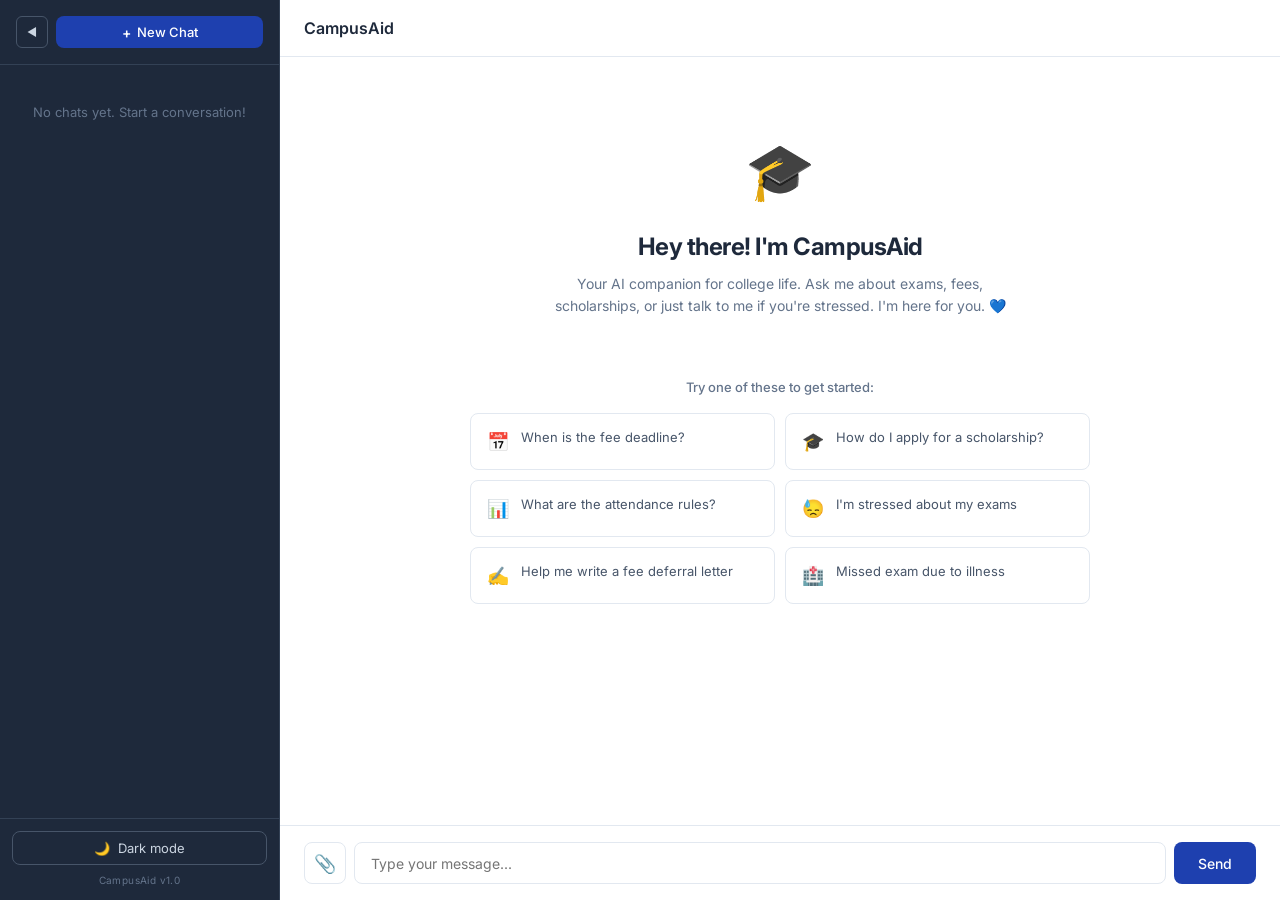
<file: templates/index.html>
<!DOCTYPE html>
<html lang="en">

<head>
    <meta charset="UTF-8">
    <meta name="viewport" content="width=device-width, initial-scale=1.0">
    <title>CampusAid 🎓</title>
    <link rel="stylesheet" href="/static/design-system.css">
    <style>
        body {
            height: 100vh;
            overflow: hidden;
        }

        .app {
            display: flex;
            height: 100vh;
            width: 100vw;
        }

        /* ═══════════════════════════════════════════
       SIDEBAR
       ═══════════════════════════════════════════ */

        .sidebar {
            width: 280px;
            background: var(--sidebar-bg);
            color: var(--sidebar-text);
            display: flex;
            flex-direction: column;
            border-right: 1px solid var(--sidebar-border);
            transition: width 0.25s ease, background 0.25s ease, color 0.25s ease;
            overflow: hidden;
            flex-shrink: 0;
        }

        .sidebar.collapsed {
            width: 0;
            border-right: none;
        }

        .sidebar.collapsed>* {
            opacity: 0;
            pointer-events: none;
        }

        .sidebar-header {
            padding: 16px;
            border-bottom: 1px solid var(--sidebar-border);
            display: flex;
            align-items: center;
            gap: 8px;
        }

        .collapse-btn {
            background: transparent;
            border: 1px solid var(--sidebar-border-strong);
            color: var(--sidebar-text-muted);
            width: 32px;
            height: 32px;
            border-radius: var(--radius-sm);
            cursor: pointer;
            font-size: 11px;
            display: flex;
            align-items: center;
            justify-content: center;
            flex-shrink: 0;
            transition: all var(--transition-fast);
        }

        .collapse-btn:hover {
            background: var(--sidebar-hover);
            color: var(--sidebar-text);
        }

        .new-chat-btn {
            flex: 1;
            background: var(--primary);
            color: white;
            border: none;
            padding: 8px 12px;
            border-radius: var(--radius-md);
            cursor: pointer;
            font-size: 13px;
            font-weight: 500;
            transition: all var(--transition-fast);
            display: flex;
            align-items: center;
            justify-content: center;
            gap: 6px;
            height: 32px;
        }

        .new-chat-btn:hover {
            background: var(--primary-hover);
        }

        .btn-icon {
            font-size: 14px;
            font-weight: 600;
        }

        .new-chat-btn:hover {
            background: var(--primary-hover);
            transform: translateY(-1px);
        }

        .chat-list {
            flex: 1;
            overflow-y: auto;
            padding: 8px;
        }

        .chat-list::-webkit-scrollbar-track {
            background: #0f172a;
        }

        .chat-list::-webkit-scrollbar-thumb {
            background: #334155;
        }

        .chat-item {
            display: flex;
            align-items: center;
            justify-content: space-between;
            padding: 10px 12px;
            border-radius: var(--radius-sm);
            cursor: pointer;
            margin-bottom: 2px;
            font-size: 13px;
            color: var(--sidebar-text-muted);
            transition: all var(--transition-fast);
        }

        .chat-item:hover {
            background: var(--sidebar-hover);
            color: var(--sidebar-text);
        }

        .chat-item.active {
            background: var(--sidebar-hover);
            color: var(--sidebar-text);
        }

        .chat-title {
            flex: 1;
            white-space: nowrap;
            overflow: hidden;
            text-overflow: ellipsis;
            margin-right: 8px;
        }

        .delete-btn {
            background: none;
            border: none;
            color: var(--sidebar-text-dim);
            cursor: pointer;
            font-size: 12px;
            opacity: 0;
            transition: opacity var(--transition-fast);
            padding: 2px 6px;
            border-radius: 4px;
        }

        .chat-item:hover .delete-btn {
            opacity: 1;
        }

        .delete-btn:hover {
            color: #f87171;
            background: rgba(239, 68, 68, 0.1);
        }

        .empty-state {
            color: var(--sidebar-text-dim);
            text-align: center;
            padding: 30px 20px;
            font-size: 13px;
        }

        .sidebar-footer {
            padding: 12px;
            border-top: 1px solid var(--sidebar-border);
            display: flex;
            flex-direction: column;
            gap: 8px;
        }

        .theme-toggle {
            display: flex;
            align-items: center;
            justify-content: center;
            gap: 8px;
            width: 100%;
            padding: 8px 12px;
            background: transparent;
            border: 1px solid var(--sidebar-border-strong);
            border-radius: var(--radius-md);
            color: var(--sidebar-text-muted);
            font-size: 13px;
            cursor: pointer;
            transition: all var(--transition-fast);
            font-family: inherit;
        }

        .theme-toggle:hover {
            background: var(--sidebar-hover);
            border-color: var(--sidebar-text-dim);
        }

        .version-text {
            font-size: 10px;
            color: var(--sidebar-text-dim);
            text-align: center;
            letter-spacing: 0.4px;
        }

        /* ═══════════════════════════════════════════
       MAIN CHAT AREA
       ═══════════════════════════════════════════ */

        .main {
            flex: 1;
            display: flex;
            flex-direction: column;
            background: var(--bg-card);
            min-width: 0;
            width: 100%;
        }

        .chat-header {
            background: var(--bg-card);
            color: var(--text-primary);
            padding: 16px 24px;
            display: flex;
            justify-content: space-between;
            align-items: center;
            border-bottom: 1px solid var(--border);
        }

        .chat-header h2 {
            font-size: 16px;
            font-weight: 600;
        }

        /* Upload area */


        .upload-btn:hover {
            background: var(--primary-light);
            border-color: var(--primary);
        }

        .remove-doc:hover {
            background: var(--danger-light);
        }

        /* Messages */
        .chat-messages {
            flex: 1;
            overflow-y: auto;
            padding: 24px;
            display: flex;
            flex-direction: column;
            gap: 16px;
        }

        .message-wrapper {
            display: flex;
            flex-direction: column;
            max-width: 75%;
        }

        .message-wrapper.user {
            align-self: flex-end;
            align-items: flex-end;
        }

        .message-wrapper.bot {
            align-self: flex-start;
            align-items: flex-start;
        }

        .message {
            padding: 12px 16px;
            border-radius: var(--radius-lg);
            line-height: 1.55;
            white-space: pre-wrap;
            animation: fadeInUp 0.3s ease-out;
            font-size: 14px;
        }

        .message.user {
            background: var(--primary);
            color: white;
            border-bottom-right-radius: 4px;
        }

        .message.bot {
            background: var(--bg-subtle);
            color: var(--text-primary);
            border-bottom-left-radius: 4px;
        }

        .message-time {
            font-size: 11px;
            color: var(--text-light);
            margin-top: 4px;
            padding: 0 8px;
        }

        @keyframes fadeInUp {
            from {
                opacity: 0;
                transform: translateY(8px);
            }

            to {
                opacity: 1;
                transform: translateY(0);
            }
        }

        /* Typing dots */
        .typing-dots {
            display: inline-flex;
            gap: 4px;
            align-items: center;
            padding: 4px 0;
        }

        .typing-dots span {
            width: 8px;
            height: 8px;
            background: var(--text-light);
            border-radius: 50%;
            animation: bounce 1.4s infinite ease-in-out;
        }

        .typing-dots span:nth-child(1) {
            animation-delay: 0s;
        }

        .typing-dots span:nth-child(2) {
            animation-delay: 0.2s;
        }

        .typing-dots span:nth-child(3) {
            animation-delay: 0.4s;
        }

        @keyframes bounce {

            0%,
            60%,
            100% {
                transform: translateY(0);
                opacity: 0.5;
            }

            30% {
                transform: translateY(-8px);
                opacity: 1;
            }
        }


        /* Welcome state */
        .welcome-state {
            text-align: center;
            padding: 48px 20px 24px;
        }

        .welcome-icon {
            font-size: 56px;
            margin-bottom: 16px;
        }

        .welcome-title {
            font-size: 24px;
            font-weight: 700;
            color: var(--text-primary);
            margin-bottom: 8px;
            letter-spacing: -0.5px;
        }

        .welcome-subtitle {
            font-size: 14px;
            color: var(--text-muted);
            max-width: 480px;
            margin: 0 auto;
            line-height: 1.6;
        }

        /* Suggestions */
        .suggestions-container {
            display: flex;
            flex-direction: column;
            gap: 16px;
            padding: 20px;
        }

        .suggestions-title {
            color: var(--text-muted);
            font-size: 13px;
            text-align: center;
            font-weight: 500;
        }

        .suggestions-grid {
            display: grid;
            grid-template-columns: 1fr 1fr;
            gap: 10px;
            max-width: 620px;
            margin: 0 auto;
            width: 100%;
        }

        .suggestion-card {
            background: var(--bg-card);
            border: 1px solid var(--border);
            border-radius: var(--radius-md);
            padding: 14px 16px;
            cursor: pointer;
            text-align: left;
            transition: all var(--transition-fast);
            display: flex;
            align-items: flex-start;
            gap: 12px;
            font-size: 13px;
            color: var(--text-secondary);
        }

        .suggestion-card:hover {
            border-color: var(--primary);
            background: var(--primary-light);
            color: var(--text-primary);
            transform: translateY(-1px);
            box-shadow: var(--shadow-md);
        }

        .suggestion-icon {
            font-size: 18px;
            flex-shrink: 0;
        }

        .suggestion-text {
            flex: 1;
            line-height: 1.4;
        }

        /* ═══════════════════════════════════════════
   DOC ATTACHMENT CHIP
   ═══════════════════════════════════════════ */

        .doc-chip {
            display: flex;
            align-items: center;
            gap: 8px;
            padding: 8px 12px;
            background: var(--primary-light);
            border: 1px solid var(--primary);
            border-radius: var(--radius-md);
            margin: 0 24px 8px;
            font-size: 13px;
            color: var(--text-primary);
            animation: slideUp 0.2s ease-out;
        }

        @keyframes slideUp {
            from {
                opacity: 0;
                transform: translateY(4px);
            }

            to {
                opacity: 1;
                transform: translateY(0);
            }
        }

        .doc-chip-icon {
            font-size: 16px;
        }

        .doc-chip-name {
            flex: 1;
            font-weight: 500;
            white-space: nowrap;
            overflow: hidden;
            text-overflow: ellipsis;
            color: var(--primary);
        }

        .doc-chip-remove {
            background: none;
            border: none;
            color: var(--primary);
            cursor: pointer;
            font-size: 14px;
            padding: 2px 6px;
            border-radius: 4px;
            transition: all var(--transition-fast);
            line-height: 1;
        }

        .doc-chip-remove:hover {
            background: var(--primary);
            color: white;
        }

        /* ═══════════════════════════════════════════
   CHAT INPUT (NEW)
   ═══════════════════════════════════════════ */

        .chat-input {
            display: flex;
            padding: 16px 24px;
            border-top: 1px solid var(--border);
            gap: 8px;
            background: var(--bg-card);
            align-items: center;
        }

        .input-icon-btn {
            background: transparent;
            color: var(--text-muted);
            border: 1px solid var(--border);
            width: 42px;
            height: 42px;
            border-radius: var(--radius-md);
            cursor: pointer;
            font-size: 18px;
            display: flex;
            align-items: center;
            justify-content: center;
            transition: all var(--transition-fast);
            flex-shrink: 0;
        }

        .input-icon-btn:hover {
            background: var(--primary-light);
            color: var(--primary);
            border-color: var(--primary);
        }

        .chat-input input[type="text"] {
            flex: 1;
            padding: 12px 16px;
            border: 1px solid var(--border);
            border-radius: var(--radius-md);
            font-size: 14px;
            outline: none;
            transition: all var(--transition-fast);
            font-family: inherit;
            height: 42px;
        }

        .chat-input input[type="text"]:focus {
            border-color: var(--primary);
            box-shadow: var(--shadow-focus);
        }

        .chat-input button:not(.input-icon-btn):not(.doc-chip-remove) {
            background: var(--primary);
            color: white;
            border: none;
            padding: 0 24px;
            height: 42px;
            border-radius: var(--radius-md);
            cursor: pointer;
            font-size: 14px;
            font-weight: 500;
            transition: all var(--transition-fast);
            flex-shrink: 0;
        }

        .chat-input button:not(.input-icon-btn):not(.doc-chip-remove):hover:not(:disabled) {
            background: var(--primary-hover);
        }

        .chat-input button:not(.input-icon-btn):not(.doc-chip-remove):disabled {
            background: var(--text-light);
            cursor: not-allowed;
        }

        .expand-btn {
            position: fixed;
            top: 16px;
            left: 16px;
            z-index: 100;
            background: var(--sidebar-bg);
            color: var(--sidebar-text);
            border: 1px solid var(--sidebar-border-strong);
            width: 36px;
            height: 36px;
            border-radius: var(--radius-md);
            cursor: pointer;
            font-size: 12px;
            display: flex;
            align-items: center;
            justify-content: center;
            box-shadow: var(--shadow-md);
            transition: all var(--transition-fast);
        }

        .expand-btn:hover {
            background: var(--sidebar-hover);
            transform: scale(1.05);
        }
    </style>
</head>

<body>

    <body>
        <button id="expandBtn" class="expand-btn" onclick="toggleSidebar()" style="display:none;"
            title="Expand sidebar">
            ▶
        </button>
        <div class="app">
            <div class="app">
                <!-- SIDEBAR -->
                <div class="sidebar">
                    <div class="sidebar-header">
                        <button class="collapse-btn" onclick="toggleSidebar()" title="Collapse sidebar">
                            <span id="collapseIcon">◀</span>
                        </button>
                        <button class="new-chat-btn" onclick="createNewChat()">
                            <span class="btn-icon">+</span>
                            <span class="btn-label">New Chat</span>
                        </button>
                    </div>

                    <div class="chat-list" id="chatList">
                        <div class="empty-state">No chats yet. Start a conversation!</div>
                    </div>

                    <div class="sidebar-footer">
                        <button class="theme-toggle" onclick="toggleTheme()">
                            <span id="themeIcon">🌙</span>
                            <span id="themeLabel">Dark mode</span>
                        </button>
                        <div class="version-text">CampusAid v1.0</div>
                    </div>
                </div>

                <!-- MAIN CHAT AREA -->
                <div class="main">
                    <div class="chat-header">
                        <h2>CampusAid</h2>
                    </div>

                    <div class="chat-messages" id="messages">
                        <!-- Will be filled by renderMessages() -->
                    </div>

                    <!-- Document attachment chip (only shows when doc is uploaded) -->
                    <div id="docChip" class="doc-chip hidden">
                        <span class="doc-chip-icon">📄</span>
                        <span class="doc-chip-name" id="docChipName">document.pdf</span>
                        <button class="doc-chip-remove" onclick="removeDocument()">✕</button>
                    </div>

                    <div class="chat-input">
                        <input type="file" id="fileInput" accept=".pdf" style="display:none" onchange="uploadFile()">
                        <button class="input-icon-btn" onclick="document.getElementById('fileInput').click()"
                            title="Attach a PDF">
                            📎
                        </button>
                        <input type="text" id="userInput" placeholder="Type your message..."
                            onkeypress="handleEnter(event)">
                        <button id="sendBtn" onclick="sendMessage()">Send</button>
                    </div>
                </div>
            </div>

            <script>
                // ─────────────────────────────────────────
                // CHAT STATE MANAGEMENT
                // ─────────────────────────────────────────

                let chats = JSON.parse(localStorage.getItem("campusaid_chats") || "[]");
                let currentChatId = null;
                let availableColleges = [];
                let currentCollegeId = localStorage.getItem("campusaid_college") || "abc_college";

                function saveChats() {
                    localStorage.setItem("campusaid_chats", JSON.stringify(chats));
                }

                function generateId() {
                    return Date.now().toString();
                }

                function getCurrentChat() {
                    return chats.find(c => c.id === currentChatId);
                }

                // ─────────────────────────────────────────
                // COLLEGES
                // ─────────────────────────────────────────

                async function loadColleges() {
                    try {
                        const response = await fetch("/colleges");
                        const data = await response.json();
                        availableColleges = data.colleges;
                    } catch (error) {
                        console.error("Failed to load colleges:", error);
                    }
                }

                // ─────────────────────────────────────────
                // SIDEBAR
                // ─────────────────────────────────────────

                function renderSidebar() {
                    const list = document.getElementById("chatList");

                    if (chats.length === 0) {
                        list.innerHTML = '<div class="empty-state">No chats yet. Start a conversation!</div>';
                        return;
                    }

                    list.innerHTML = "";
                    chats.forEach(chat => {
                        const item = document.createElement("div");
                        item.className = "chat-item" + (chat.id === currentChatId ? " active" : "");
                        item.innerHTML = `
                <div class="chat-title" onclick="loadChat('${chat.id}')">${chat.title}</div>
                <button class="delete-btn" onclick="deleteChat('${chat.id}', event)">🗑</button>
            `;
                        list.appendChild(item);
                    });
                }

                // ─────────────────────────────────────────
                // CHAT OPERATIONS
                // ─────────────────────────────────────────

                function createNewChat() {
                    const newChat = {
                        id: generateId(),
                        title: "New Chat",
                        messages: [],
                        document: null
                    };
                    chats.unshift(newChat);
                    currentChatId = newChat.id;
                    saveChats();
                    renderSidebar();
                    renderMessages();
                    updateDocumentUI();
                }

                function loadChat(chatId) {
                    currentChatId = chatId;
                    renderSidebar();
                    renderMessages();
                    updateDocumentUI();
                }

                function deleteChat(chatId, event) {
                    event.stopPropagation();
                    if (!confirm("Delete this chat?")) return;

                    chats = chats.filter(c => c.id !== chatId);

                    if (currentChatId === chatId) {
                        currentChatId = null;
                    }

                    saveChats();
                    renderSidebar();
                    renderMessages();
                    updateDocumentUI();
                }

                // ─────────────────────────────────────────
                // MESSAGE RENDERING
                // ─────────────────────────────────────────

                function renderMessages() {
                    const messagesDiv = document.getElementById("messages");
                    const chat = getCurrentChat();

                    if (!chat || chat.messages.length === 0) {
                        messagesDiv.innerHTML = `
                <div class="welcome-state">
                    <div class="welcome-icon">🎓</div>
                    <div class="welcome-title">Hey there! I'm CampusAid</div>
                    <div class="welcome-subtitle">Your AI companion for college life. Ask me about exams, fees, scholarships, or just talk to me if you're stressed. I'm here for you. 💙</div>
                </div>
                <div class="suggestions-container">
                    <div class="suggestions-title">Try one of these to get started:</div>
                    <div class="suggestions-grid">
                        <div class="suggestion-card" onclick="sendSuggestion('When is the fee deadline?')">
                            <span class="suggestion-icon">📅</span>
                            <span class="suggestion-text">When is the fee deadline?</span>
                        </div>
                        <div class="suggestion-card" onclick="sendSuggestion('How do I apply for a scholarship?')">
                            <span class="suggestion-icon">🎓</span>
                            <span class="suggestion-text">How do I apply for a scholarship?</span>
                        </div>
                        <div class="suggestion-card" onclick="sendSuggestion('What are the attendance rules?')">
                            <span class="suggestion-icon">📊</span>
                            <span class="suggestion-text">What are the attendance rules?</span>
                        </div>
                        <div class="suggestion-card" onclick="sendSuggestion('I am feeling stressed about my exams')">
                            <span class="suggestion-icon">😓</span>
                            <span class="suggestion-text">I'm stressed about my exams</span>
                        </div>
                        <div class="suggestion-card" onclick="sendSuggestion('Help me write a fee deferral letter')">
                            <span class="suggestion-icon">✍️</span>
                            <span class="suggestion-text">Help me write a fee deferral letter</span>
                        </div>
                        <div class="suggestion-card" onclick="sendSuggestion('What if I miss an internal exam due to illness?')">
                            <span class="suggestion-icon">🏥</span>
                            <span class="suggestion-text">Missed exam due to illness</span>
                        </div>
                    </div>
                </div>
            `;
                        return;
                    }

                    messagesDiv.innerHTML = "";
                    chat.messages.forEach(msg => {
                        addMessageToDOM(
                            msg.content,
                            msg.role === "user" ? "user" : "bot",
                            msg.timestamp || null
                        );
                    });
                }

                function sendSuggestion(text) {
                    document.getElementById("userInput").value = text;
                    sendMessage();
                }

                function addMessageToDOM(text, sender, timestamp = null) {
                    const messagesDiv = document.getElementById("messages");

                    const wrapper = document.createElement("div");
                    wrapper.className = "message-wrapper " + sender;

                    const msg = document.createElement("div");
                    msg.className = "message " + sender;
                    msg.innerHTML = formatMessage(text);
                    wrapper.appendChild(msg);

                    const timeDiv = document.createElement("div");
                    timeDiv.className = "message-time";
                    timeDiv.textContent = timestamp || getCurrentTime();
                    wrapper.appendChild(timeDiv);

                    messagesDiv.appendChild(wrapper);
                    messagesDiv.scrollTop = messagesDiv.scrollHeight;
                }

                function getCurrentTime() {
                    const now = new Date();
                    let hours = now.getHours();
                    const minutes = now.getMinutes().toString().padStart(2, "0");
                    const period = hours >= 12 ? "PM" : "AM";
                    hours = hours % 12 || 12;
                    return `${hours}:${minutes} ${period}`;
                }

                function formatMessage(text) {
                    text = text.replace(/&/g, "&amp;").replace(/</g, "&lt;").replace(/>/g, "&gt;");
                    text = text.replace(/\*\*(.+?)\*\*/g, "<strong>$1</strong>");
                    text = text.replace(/(?<!\*)\*(?!\*)(.+?)(?<!\*)\*(?!\*)/g, "<em>$1</em>");
                    text = text.replace(/^- (.+)$/gm, "• $1");
                    text = text.replace(/\n/g, "<br>");
                    return text;
                }

                function showTyping() {
                    const messagesDiv = document.getElementById("messages");
                    const typing = document.createElement("div");
                    typing.className = "message bot";
                    typing.id = "typing";
                    typing.innerHTML = '<div class="typing-dots"><span></span><span></span><span></span></div>';
                    messagesDiv.appendChild(typing);
                    messagesDiv.scrollTop = messagesDiv.scrollHeight;
                }

                function removeTyping() {
                    const typing = document.getElementById("typing");
                    if (typing) typing.remove();
                }

                // ─────────────────────────────────────────
                // SEND MESSAGE
                // ─────────────────────────────────────────

                async function sendMessage() {
                    const userInput = document.getElementById("userInput");
                    const sendBtn = document.getElementById("sendBtn");
                    const text = userInput.value.trim();
                    if (!text) return;

                    if (!currentChatId) {
                        createNewChat();
                    }

                    const chat = getCurrentChat();
                    if (!chat) return;

                    const isFirstMessage = chat.messages.length === 0;

                    if (isFirstMessage) {
                        document.getElementById("messages").innerHTML = "";
                    }

                    const userTime = getCurrentTime();
                    chat.messages.push({ role: "user", content: text, timestamp: userTime });
                    addMessageToDOM(text, "user", userTime);
                    saveChats();

                    if (isFirstMessage) {
                        chat.title = "New Chat";
                        renderSidebar();
                        generateChatTitle(text, chat);
                    }

                    userInput.value = "";
                    sendBtn.disabled = true;
                    showTyping();

                    try {
                        // Strip timestamps from history (Groq API only accepts role + content)
                        const cleanHistory = chat.messages.slice(0, -1).map(msg => ({
                            role: msg.role,
                            content: msg.content
                        }));

                        const response = await fetch("/chat", {
                            method: "POST",
                            headers: { "Content-Type": "application/json" },
                            body: JSON.stringify({
                                message: text,
                                history: cleanHistory,
                                document: chat.document,
                                college_id: currentCollegeId
                            })
                        });

                        const data = await response.json();
                        removeTyping();

                        const botTime = getCurrentTime();
                        addMessageToDOM(data.reply, "bot", botTime);

                        chat.messages.push({ role: "assistant", content: data.reply, timestamp: botTime });
                        saveChats();
                    } catch (error) {
                        removeTyping();
                        addMessageToDOM("Oops, something went wrong. Try again.", "bot");
                    }

                    sendBtn.disabled = false;
                    userInput.focus();
                }

                async function generateChatTitle(firstMessage, chat) {
                    try {
                        const response = await fetch("/generate_title", {
                            method: "POST",
                            headers: { "Content-Type": "application/json" },
                            body: JSON.stringify({ message: firstMessage })
                        });
                        const data = await response.json();
                        chat.title = data.title || "New Chat";
                        saveChats();
                        renderSidebar();
                    } catch (error) {
                        chat.title = firstMessage.length > 30 ? firstMessage.substring(0, 30) + "..." : firstMessage;
                        saveChats();
                        renderSidebar();
                    }
                }

                function handleEnter(event) {
                    if (event.key === "Enter") sendMessage();
                }

                // ─────────────────────────────────────────
                // DOCUMENT UPLOAD
                // ─────────────────────────────────────────

                async function uploadFile() {
                    const fileInput = document.getElementById("fileInput");
                    const file = fileInput.files[0];
                    if (!file) return;

                    if (!currentChatId) {
                        createNewChat();
                    }

                    const docChip = document.getElementById("docChip");
                    const docChipName = document.getElementById("docChipName");
                    docChipName.textContent = "Reading your document...";
                    docChip.classList.remove("hidden");

                    const formData = new FormData();
                    formData.append("file", file);

                    try {
                        const response = await fetch("/upload", {
                            method: "POST",
                            body: formData
                        });

                        const data = await response.json();

                        if (data.status === "success") {
                            const chat = getCurrentChat();
                            chat.document = {
                                name: data.filename,
                                content: data.content
                            };
                            saveChats();

                            docChipName.textContent = data.filename;
                            docChip.classList.remove("hidden");

                            if (chat.messages.length === 0) {
                                document.getElementById("messages").innerHTML = "";
                            }

                            addMessageToDOM(data.message, "bot");
                            chat.messages.push({ role: "assistant", content: data.message });
                            saveChats();
                        } else {
                            docChip.classList.add("hidden");
                            addMessageToDOM("⚠️ " + data.message, "bot");
                        }
                    } catch (error) {
                        document.getElementById("docChip").classList.add("hidden");
                        addMessageToDOM("Oops, couldn't upload the file. Try again.", "bot");
                    }

                    fileInput.value = "";
                }

                function removeDocument() {
                    const chat = getCurrentChat();
                    if (!chat) return;

                    chat.document = null;
                    saveChats();
                    updateDocumentUI();
                    addMessageToDOM("Document removed. We're back to general college queries.", "bot");
                }

                function updateDocumentUI() {
                    const chat = getCurrentChat();
                    const docChip = document.getElementById("docChip");
                    const docChipName = document.getElementById("docChipName");

                    if (chat && chat.document) {
                        docChipName.textContent = chat.document.name;
                        docChip.classList.remove("hidden");
                    } else {
                        docChip.classList.add("hidden");
                    }
                }

                // ─────────────────────────────────────────
                // THEME TOGGLE
                // ─────────────────────────────────────────

                // ─────────────────────────────────────────
                // SIDEBAR COLLAPSE
                // ─────────────────────────────────────────

                function toggleSidebar() {
                    const sidebar = document.querySelector(".sidebar");
                    const expandBtn = document.getElementById("expandBtn");
                    const isCollapsed = sidebar.classList.toggle("collapsed");

                    if (isCollapsed) {
                        expandBtn.style.display = "flex";
                        localStorage.setItem("campusaid_sidebar", "collapsed");
                    } else {
                        expandBtn.style.display = "none";
                        localStorage.setItem("campusaid_sidebar", "expanded");
                    }
                }

                function initSidebar() {
                    const state = localStorage.getItem("campusaid_sidebar");
                    if (state === "collapsed") {
                        document.querySelector(".sidebar").classList.add("collapsed");
                        document.getElementById("expandBtn").style.display = "flex";
                    }
                }

                function initTheme() {
                    const savedTheme = localStorage.getItem("campusaid_theme") || "light";
                    applyTheme(savedTheme);
                }

                function toggleTheme() {
                    const currentTheme = document.documentElement.getAttribute("data-theme") || "light";
                    const newTheme = currentTheme === "light" ? "dark" : "light";
                    applyTheme(newTheme);
                    localStorage.setItem("campusaid_theme", newTheme);
                }

                function applyTheme(theme) {
                    if (theme === "dark") {
                        document.documentElement.setAttribute("data-theme", "dark");
                        document.getElementById("themeIcon").textContent = "☀️";
                        document.getElementById("themeLabel").textContent = "Light mode";
                    } else {
                        document.documentElement.removeAttribute("data-theme");
                        document.getElementById("themeIcon").textContent = "🌙";
                        document.getElementById("themeLabel").textContent = "Dark mode";
                    }
                }

                // ─────────────────────────────────────────
                // INIT
                // ─────────────────────────────────────────

                window.onload = async function () {
                    initTheme();
                    initSidebar();
                    currentChatId = null;
                    await loadColleges();
                    renderSidebar();
                    renderMessages();
                    updateDocumentUI();
                };
            </script>
    </body>

</html>
</file>
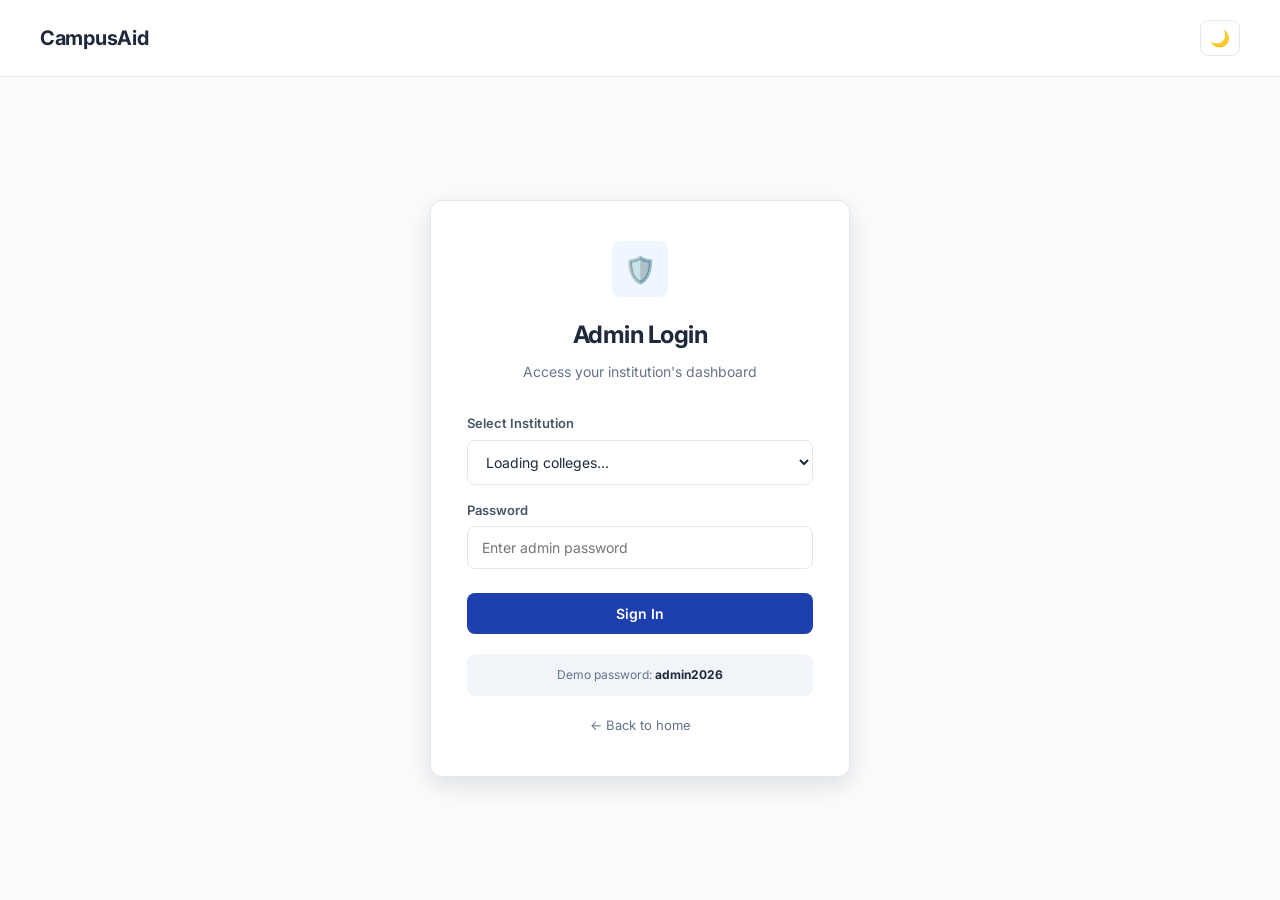
<file: templates/admin_login.html>
<!DOCTYPE html>
<html lang="en">

<head>
    <meta charset="UTF-8">
    <meta name="viewport" content="width=device-width, initial-scale=1.0">
    <title>Admin Login — CampusAid</title>
    <link rel="stylesheet" href="/static/design-system.css">
    <style>
        body {
            min-height: 100vh;
            display: flex;
            flex-direction: column;
        }

        .navbar {
            padding: 20px 40px;
            display: flex;
            justify-content: space-between;
            align-items: center;
            border-bottom: 1px solid var(--border);
            background: var(--bg-card);
        }

        .nav-brand {
            font-size: 20px;
            font-weight: 700;
            color: var(--text-primary);
            text-decoration: none;
            letter-spacing: -0.3px;
        }

        .nav-theme {
            background: transparent;
            border: 1px solid var(--border);
            color: var(--text-secondary);
            width: 40px;
            height: 36px;
            border-radius: var(--radius-md);
            cursor: pointer;
            font-size: 16px;
            display: flex;
            align-items: center;
            justify-content: center;
        }

        .nav-theme:hover {
            background: var(--bg-subtle);
        }

        .container {
            flex: 1;
            display: flex;
            align-items: center;
            justify-content: center;
            padding: 40px 20px;
        }

        .login-card {
            width: 100%;
            max-width: 420px;
            background: var(--bg-card);
            border: 1px solid var(--border);
            border-radius: var(--radius-lg);
            padding: 40px 36px;
            box-shadow: var(--shadow-lg);
        }

        .login-icon {
            width: 56px;
            height: 56px;
            background: var(--primary-light);
            color: var(--primary);
            border-radius: var(--radius-md);
            display: flex;
            align-items: center;
            justify-content: center;
            font-size: 26px;
            margin: 0 auto 20px;
        }

        .login-title {
            font-size: 24px;
            font-weight: 700;
            color: var(--text-primary);
            text-align: center;
            margin-bottom: 8px;
            letter-spacing: -0.5px;
        }

        .login-subtitle {
            font-size: 14px;
            color: var(--text-muted);
            text-align: center;
            margin-bottom: 32px;
            line-height: 1.5;
        }

        .form-group {
            margin-bottom: 16px;
        }

        .form-label {
            display: block;
            font-size: 13px;
            font-weight: 600;
            color: var(--text-secondary);
            margin-bottom: 6px;
        }

        .form-input {
            width: 100%;
            padding: 12px 14px;
            border: 1px solid var(--border);
            border-radius: var(--radius-md);
            font-size: 14px;
            font-family: inherit;
            background: var(--bg-card);
            color: var(--text-primary);
            outline: none;
            transition: all var(--transition-fast);
        }

        .form-input:focus {
            border-color: var(--primary);
            box-shadow: var(--shadow-focus);
        }

        .form-input.error {
            border-color: var(--danger);
        }

        .login-btn {
            width: 100%;
            background: var(--primary);
            color: white;
            border: none;
            padding: 12px;
            border-radius: var(--radius-md);
            font-size: 14px;
            font-weight: 600;
            cursor: pointer;
            transition: all var(--transition-fast);
            margin-top: 8px;
        }

        .login-btn:hover {
            background: var(--primary-hover);
        }

        .error-message {
            background: var(--danger-light);
            color: var(--danger);
            padding: 10px 14px;
            border-radius: var(--radius-md);
            font-size: 13px;
            margin-bottom: 16px;
            display: none;
        }

        .error-message.show {
            display: block;
        }

        .demo-hint {
            margin-top: 20px;
            padding: 12px;
            background: var(--bg-subtle);
            border-radius: var(--radius-md);
            font-size: 12px;
            color: var(--text-muted);
            text-align: center;
        }

        .demo-hint strong {
            color: var(--text-primary);
        }

        .back-link {
            display: block;
            text-align: center;
            margin-top: 20px;
            color: var(--text-muted);
            font-size: 13px;
            text-decoration: none;
        }

        .back-link:hover {
            color: var(--primary);
        }
    </style>
</head>

<body>
    <nav class="navbar">
        <a href="/" class="nav-brand">CampusAid</a>
        <button class="nav-theme" onclick="toggleTheme()">
            <span id="themeIcon">🌙</span>
        </button>
    </nav>

    <div class="container">
        <div class="login-card">
            <div class="login-icon">🛡️</div>
            <h1 class="login-title">Admin Login</h1>
            <p class="login-subtitle">Access your institution's dashboard</p>

            <div class="error-message" id="errorMsg">Invalid password. Try again.</div>

            <form onsubmit="handleLogin(event)">
                <div class="form-group">
                    <label class="form-label" for="collegeSelect">Select Institution</label>
                    <select class="form-input" id="collegeSelect" required>
                        <option value="">Loading colleges...</option>
                    </select>
                </div>

                <div class="form-group">
                    <label class="form-label" for="passwordInput">Password</label>
                    <input type="password" class="form-input" id="passwordInput" placeholder="Enter admin password"
                        required>
                </div>

                <button type="submit" class="login-btn">Sign In</button>
            </form>

            <div class="demo-hint">
                Demo password: <strong>admin2026</strong>
            </div>

            <a href="/" class="back-link">← Back to home</a>
        </div>
    </div>

    <script>
        const DEMO_PASSWORD = "admin2026";

        async function loadColleges() {
            try {
                const response = await fetch("/colleges");
                const data = await response.json();
                const select = document.getElementById("collegeSelect");
                select.innerHTML = "";

                data.colleges.forEach(college => {
                    const option = document.createElement("option");
                    option.value = college.id;
                    option.textContent = college.name;
                    select.appendChild(option);
                });
            } catch (error) {
                console.error("Failed to load colleges:", error);
            }
        }

        function handleLogin(event) {
            event.preventDefault();
            const password = document.getElementById("passwordInput").value;
            const collegeId = document.getElementById("collegeSelect").value;
            const errorMsg = document.getElementById("errorMsg");
            const passwordInput = document.getElementById("passwordInput");

            if (password === DEMO_PASSWORD) {
                sessionStorage.setItem("campusaid_admin", "true");
                sessionStorage.setItem("campusaid_admin_college", collegeId);
                window.location.href = `/admin/${collegeId}`;
            } else {
                errorMsg.classList.add("show");
                passwordInput.classList.add("error");
                passwordInput.value = "";
                setTimeout(() => {
                    errorMsg.classList.remove("show");
                    passwordInput.classList.remove("error");
                }, 3000);
            }
        }

        function initTheme() {
            const savedTheme = localStorage.getItem("campusaid_theme") || "light";
            applyTheme(savedTheme);
        }

        function toggleTheme() {
            const currentTheme = document.documentElement.getAttribute("data-theme") || "light";
            const newTheme = currentTheme === "light" ? "dark" : "light";
            applyTheme(newTheme);
            localStorage.setItem("campusaid_theme", newTheme);
        }

        function applyTheme(theme) {
            if (theme === "dark") {
                document.documentElement.setAttribute("data-theme", "dark");
                document.getElementById("themeIcon").textContent = "☀️";
            } else {
                document.documentElement.removeAttribute("data-theme");
                document.getElementById("themeIcon").textContent = "🌙";
            }
        }

        window.onload = function () {
            initTheme();
            loadColleges();
        };
    </script>
</body>

</html>
</file>
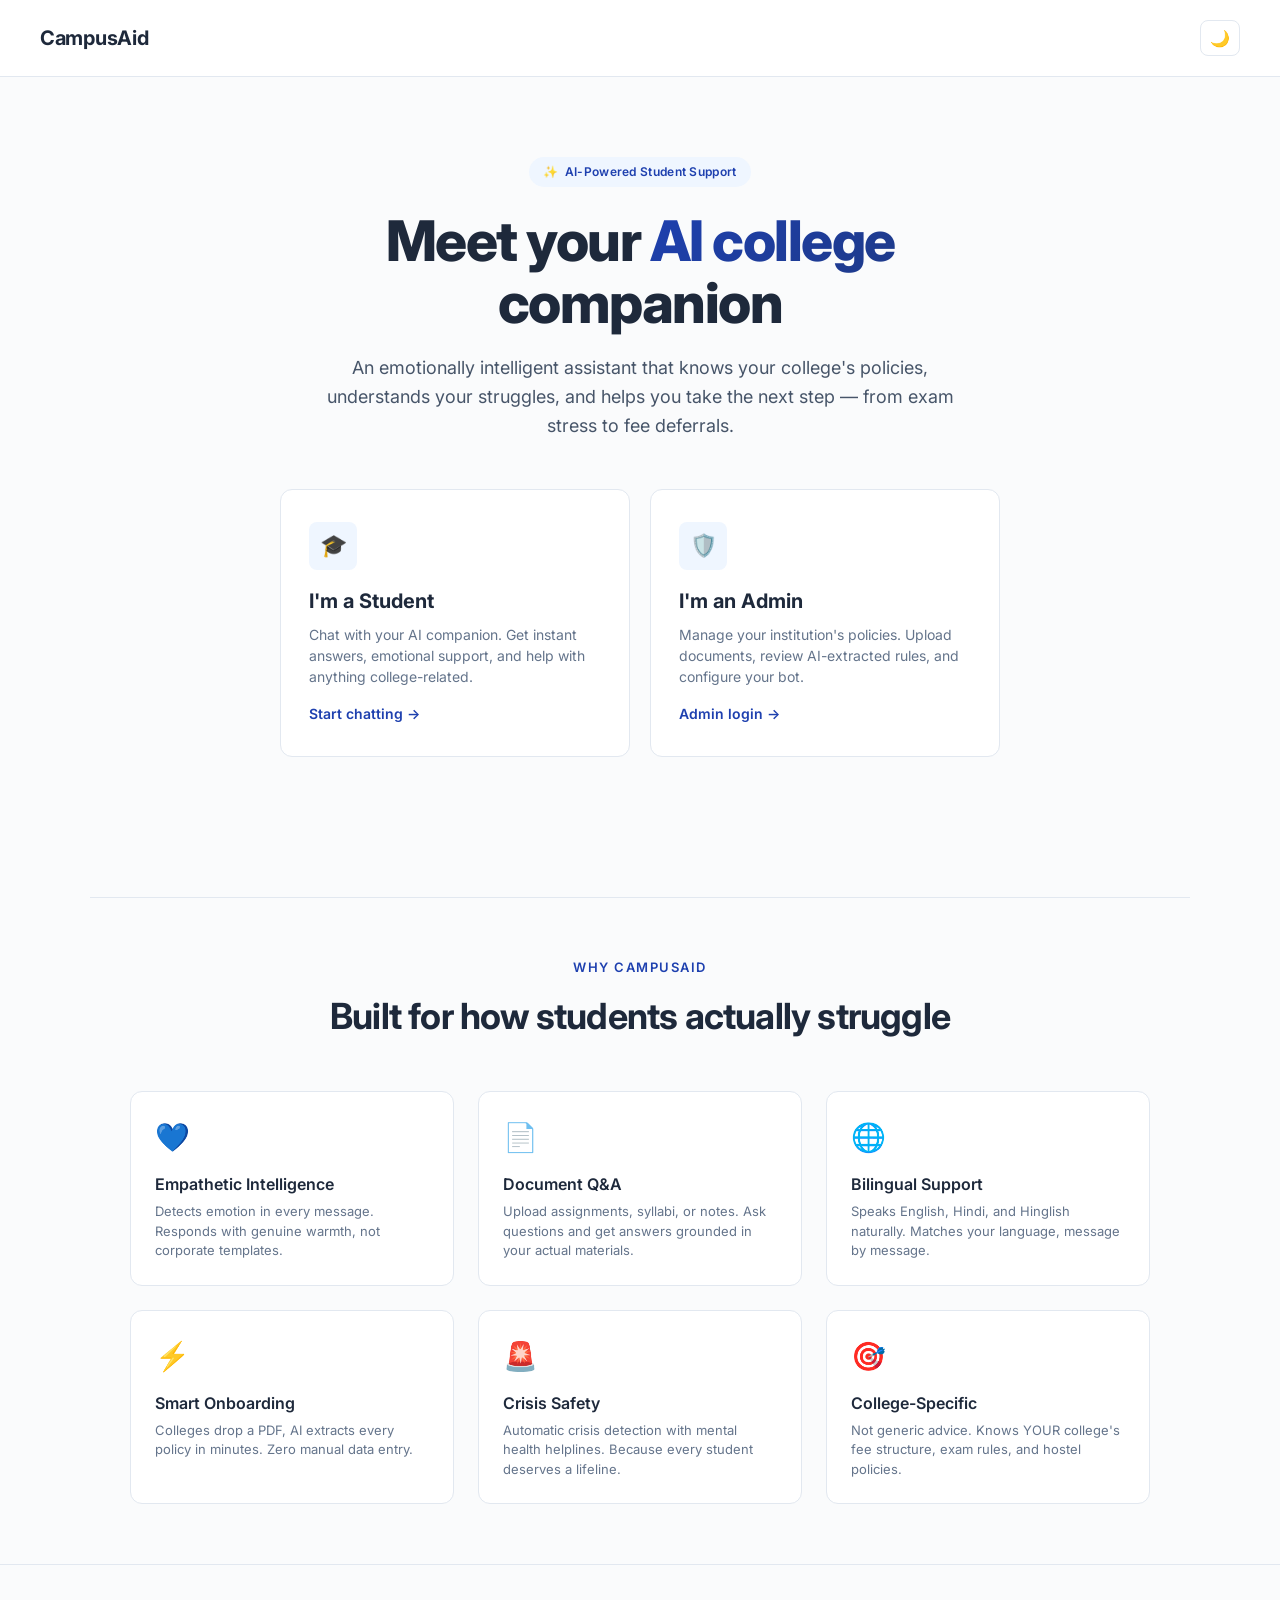
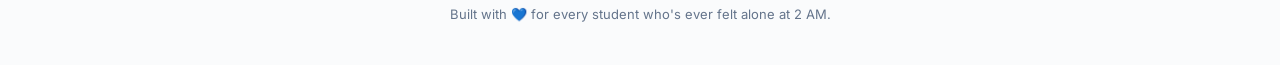
<file: templates/landing.html>
<!DOCTYPE html>
<html lang="en">

<head>
    <meta charset="UTF-8">
    <meta name="viewport" content="width=device-width, initial-scale=1.0">
    <title>CampusAid — AI Companion for College Students</title>
    <link rel="stylesheet" href="/static/design-system.css">
    <style>
        body {
            min-height: 100vh;
            overflow-x: hidden;
        }

        /* ═══════════════════════════════════════════
           NAVBAR
           ═══════════════════════════════════════════ */

        .navbar {
            padding: 20px 40px;
            display: flex;
            justify-content: space-between;
            align-items: center;
            border-bottom: 1px solid var(--border);
            background: var(--bg-card);
        }

        .nav-brand {
            font-size: 20px;
            font-weight: 700;
            color: var(--text-primary);
            letter-spacing: -0.3px;
        }

        .nav-theme {
            background: transparent;
            border: 1px solid var(--border);
            color: var(--text-secondary);
            width: 40px;
            height: 36px;
            border-radius: var(--radius-md);
            cursor: pointer;
            font-size: 16px;
            display: flex;
            align-items: center;
            justify-content: center;
            transition: all var(--transition-fast);
        }

        .nav-theme:hover {
            background: var(--bg-subtle);
        }

        /* ═══════════════════════════════════════════
           HERO
           ═══════════════════════════════════════════ */

        .hero {
            max-width: 1000px;
            margin: 0 auto;
            padding: 80px 40px 60px;
            text-align: center;
        }

        .hero-badge {
            display: inline-flex;
            align-items: center;
            gap: 6px;
            padding: 6px 14px;
            background: var(--primary-light);
            color: var(--primary);
            border-radius: var(--radius-full);
            font-size: 12px;
            font-weight: 600;
            margin-bottom: 24px;
            letter-spacing: 0.3px;
        }

        .hero-title {
            font-size: 56px;
            font-weight: 800;
            color: var(--text-primary);
            line-height: 1.1;
            letter-spacing: -1.5px;
            margin-bottom: 20px;
        }

        .hero-title .highlight {
            background: linear-gradient(135deg, var(--primary), var(--primary-hover));
            -webkit-background-clip: text;
            -webkit-text-fill-color: transparent;
            background-clip: text;
        }

        .hero-subtitle {
            font-size: 18px;
            color: var(--text-secondary);
            max-width: 640px;
            margin: 0 auto 48px;
            line-height: 1.6;
        }

        /* ═══════════════════════════════════════════
           CTA CARDS
           ═══════════════════════════════════════════ */

        .cta-grid {
            display: grid;
            grid-template-columns: 1fr 1fr;
            gap: 20px;
            max-width: 720px;
            margin: 0 auto 80px;
        }

        .cta-card {
            padding: 32px 28px;
            background: var(--bg-card);
            border: 1px solid var(--border);
            border-radius: var(--radius-lg);
            cursor: pointer;
            text-align: left;
            transition: all var(--transition);
            text-decoration: none;
            color: inherit;
            display: block;
            position: relative;
            overflow: hidden;
        }

        .cta-card:hover {
            transform: translateY(-4px);
            box-shadow: var(--shadow-lg);
            border-color: var(--primary);
        }

        .cta-card::before {
            content: "";
            position: absolute;
            top: 0;
            left: 0;
            right: 0;
            height: 3px;
            background: linear-gradient(90deg, var(--primary), var(--primary-hover));
            transform: scaleX(0);
            transform-origin: left;
            transition: transform var(--transition);
        }

        .cta-card:hover::before {
            transform: scaleX(1);
        }

        .cta-icon {
            width: 48px;
            height: 48px;
            background: var(--primary-light);
            color: var(--primary);
            border-radius: var(--radius-md);
            display: flex;
            align-items: center;
            justify-content: center;
            font-size: 22px;
            margin-bottom: 16px;
        }

        .cta-title {
            font-size: 20px;
            font-weight: 700;
            color: var(--text-primary);
            margin-bottom: 8px;
        }

        .cta-description {
            font-size: 14px;
            color: var(--text-muted);
            line-height: 1.5;
            margin-bottom: 16px;
        }

        .cta-arrow {
            font-size: 14px;
            color: var(--primary);
            font-weight: 600;
            display: inline-flex;
            align-items: center;
            gap: 6px;
        }

        .cta-card:hover .cta-arrow {
            gap: 10px;
        }

        /* ═══════════════════════════════════════════
           FEATURES
           ═══════════════════════════════════════════ */

        .features {
            max-width: 1100px;
            margin: 0 auto;
            padding: 60px 40px;
            border-top: 1px solid var(--border);
        }

        .section-label {
            text-align: center;
            font-size: 13px;
            font-weight: 600;
            color: var(--primary);
            text-transform: uppercase;
            letter-spacing: 1.5px;
            margin-bottom: 12px;
        }

        .section-title {
            text-align: center;
            font-size: 36px;
            font-weight: 700;
            color: var(--text-primary);
            margin-bottom: 48px;
            letter-spacing: -0.8px;
        }

        .features-grid {
            display: grid;
            grid-template-columns: repeat(3, 1fr);
            gap: 24px;
        }

        .feature-card {
            padding: 24px;
            background: var(--bg-card);
            border: 1px solid var(--border);
            border-radius: var(--radius-lg);
            transition: all var(--transition-fast);
        }

        .feature-card:hover {
            border-color: var(--border-strong);
            transform: translateY(-2px);
        }

        .feature-icon {
            font-size: 28px;
            margin-bottom: 14px;
        }

        .feature-title {
            font-size: 16px;
            font-weight: 600;
            color: var(--text-primary);
            margin-bottom: 6px;
        }

        .feature-desc {
            font-size: 13px;
            color: var(--text-muted);
            line-height: 1.5;
        }

        /* ═══════════════════════════════════════════
           FOOTER
           ═══════════════════════════════════════════ */

        .footer {
            padding: 40px;
            border-top: 1px solid var(--border);
            text-align: center;
            font-size: 13px;
            color: var(--text-muted);
        }

        .footer-heart {
            color: var(--danger);
        }

        /* ═══════════════════════════════════════════
           RESPONSIVE
           ═══════════════════════════════════════════ */

        @media (max-width: 720px) {
            .hero-title {
                font-size: 40px;
            }

            .hero-subtitle {
                font-size: 16px;
            }

            .cta-grid {
                grid-template-columns: 1fr;
            }

            .features-grid {
                grid-template-columns: 1fr;
            }

            .section-title {
                font-size: 28px;
            }
        }
    </style>
</head>

<body>
    <!-- NAVBAR -->
    <nav class="navbar">
        <div class="nav-brand">CampusAid</div>
        <button class="nav-theme" onclick="toggleTheme()" title="Toggle theme">
            <span id="themeIcon">🌙</span>
        </button>
    </nav>

    <!-- HERO -->
    <section class="hero">
        <div class="hero-badge">
            <span>✨</span>
            <span>AI-Powered Student Support</span>
        </div>
        <h1 class="hero-title">
            Meet your <span class="highlight">AI college</span><br>
            companion
        </h1>
        <p class="hero-subtitle">
            An emotionally intelligent assistant that knows your college's policies, understands your struggles, and
            helps you take the next step — from exam stress to fee deferrals.
        </p>

        <div class="cta-grid">
            <a href="/chat" class="cta-card">
                <div class="cta-icon">🎓</div>
                <div class="cta-title">I'm a Student</div>
                <div class="cta-description">
                    Chat with your AI companion. Get instant answers, emotional support, and help with anything
                    college-related.
                </div>
                <span class="cta-arrow">Start chatting →</span>
            </a>

            <a href="/admin" class="cta-card">
                <div class="cta-icon">🛡️</div>
                <div class="cta-title">I'm an Admin</div>
                <div class="cta-description">
                    Manage your institution's policies. Upload documents, review AI-extracted rules, and configure your
                    bot.
                </div>
                <span class="cta-arrow">Admin login →</span>
            </a>
        </div>
    </section>

    <!-- FEATURES -->
    <section class="features">
        <div class="section-label">Why CampusAid</div>
        <h2 class="section-title">Built for how students actually struggle</h2>

        <div class="features-grid">
            <div class="feature-card">
                <div class="feature-icon">💙</div>
                <div class="feature-title">Empathetic Intelligence</div>
                <div class="feature-desc">Detects emotion in every message. Responds with genuine warmth, not corporate
                    templates.</div>
            </div>

            <div class="feature-card">
                <div class="feature-icon">📄</div>
                <div class="feature-title">Document Q&A</div>
                <div class="feature-desc">Upload assignments, syllabi, or notes. Ask questions and get answers grounded
                    in your actual materials.</div>
            </div>

            <div class="feature-card">
                <div class="feature-icon">🌐</div>
                <div class="feature-title">Bilingual Support</div>
                <div class="feature-desc">Speaks English, Hindi, and Hinglish naturally. Matches your language, message
                    by message.</div>
            </div>

            <div class="feature-card">
                <div class="feature-icon">⚡</div>
                <div class="feature-title">Smart Onboarding</div>
                <div class="feature-desc">Colleges drop a PDF, AI extracts every policy in minutes. Zero manual data
                    entry.</div>
            </div>

            <div class="feature-card">
                <div class="feature-icon">🚨</div>
                <div class="feature-title">Crisis Safety</div>
                <div class="feature-desc">Automatic crisis detection with mental health helplines. Because every student
                    deserves a lifeline.</div>
            </div>

            <div class="feature-card">
                <div class="feature-icon">🎯</div>
                <div class="feature-title">College-Specific</div>
                <div class="feature-desc">Not generic advice. Knows YOUR college's fee structure, exam rules, and hostel
                    policies.</div>
            </div>
        </div>
    </section>

    <!-- FOOTER -->
    <footer class="footer">
        Built with <span class="footer-heart">💙</span> for every student who's ever felt alone at 2 AM.
    </footer>

    <script>
        // Theme toggle
        function initTheme() {
            const savedTheme = localStorage.getItem("campusaid_theme") || "light";
            applyTheme(savedTheme);
        }

        function toggleTheme() {
            const currentTheme = document.documentElement.getAttribute("data-theme") || "light";
            const newTheme = currentTheme === "light" ? "dark" : "light";
            applyTheme(newTheme);
            localStorage.setItem("campusaid_theme", newTheme);
        }

        function applyTheme(theme) {
            if (theme === "dark") {
                document.documentElement.setAttribute("data-theme", "dark");
                document.getElementById("themeIcon").textContent = "☀️";
            } else {
                document.documentElement.removeAttribute("data-theme");
                document.getElementById("themeIcon").textContent = "🌙";
            }
        }

        window.onload = initTheme;
    </script>
</body>

</html>
</file>
<file: static/design-system.css>
/* ═══════════════════════════════════════════
   CAMPUSAID DESIGN SYSTEM
   Shared styles across all pages
   ═══════════════════════════════════════════ */

@import url('https://fonts.googleapis.com/css2?family=Inter:wght@400;500;600;700&display=swap');

* {
    margin: 0;
    padding: 0;
    box-sizing: border-box;
    font-family: 'Inter', -apple-system, BlinkMacSystemFont, 'Segoe UI', Roboto, sans-serif;
}

:root {
    /* Deep blue primary (matches dark mode aesthetic) */
    --primary: #1e40af;
    --primary-hover: #1e3a8a;
    --primary-light: #eff6ff;
    --success: #059669;
    --warning: #d97706;
    --danger: #dc2626;
    --danger-light: #fef2f2;

    /* Text — softer than pure black */
    --text-primary: #1e293b;
    --text-secondary: #475569;
    --text-muted: #64748b;
    --text-light: #94a3b8;

    /* Backgrounds — subtle warm tint */
    --bg-page: #fafbfc;
    --bg-card: #ffffff;
    --bg-subtle: #f1f5f9;
    --bg-hover: #f8fafc;

    /* Borders */
    --border: #e2e8f0;
    --border-strong: #cbd5e1;
    --border-focus: #1e40af;

    /* Sidebar (deep navy — matches primary vibe) */
    --sidebar-bg: #1e293b;
    --sidebar-text: #ffffff;
    --sidebar-text-muted: #cbd5e1;
    --sidebar-text-dim: #64748b;
    --sidebar-border: #334155;
    --sidebar-border-strong: #475569;
    --sidebar-hover: #334155;

    /* Category colors */
    --cat-academic-bg: #dbeafe;
    --cat-academic-text: #1e40af;
    --cat-financial-bg: #d1fae5;
    --cat-financial-text: #065f46;
    --cat-administrative-bg: #fef3c7;
    --cat-administrative-text: #92400e;
    --cat-emotional-bg: #fce7f3;
    --cat-emotional-text: #9f1239;

    /* Shadows — slightly stronger for depth */
    --shadow-sm: 0 1px 2px rgba(15, 23, 42, 0.06);
    --shadow-md: 0 4px 12px rgba(15, 23, 42, 0.08);
    --shadow-lg: 0 8px 24px rgba(15, 23, 42, 0.12);
    --shadow-focus: 0 0 0 3px rgba(30, 64, 175, 0.15);

    /* Radius */
    --radius-sm: 6px;
    --radius-md: 8px;
    --radius-lg: 12px;
    --radius-full: 999px;

    /* Spacing */
    --space-1: 4px;
    --space-2: 8px;
    --space-3: 12px;
    --space-4: 16px;
    --space-5: 20px;
    --space-6: 24px;
    --space-8: 32px;
    --space-10: 40px;
    --space-12: 48px;

    /* Transitions */
    --transition-fast: 0.15s ease;
    --transition: 0.2s ease;
}

/* ═══════════════════════════════════════════
   DARK THEME OVERRIDES
   Applied when <html> or <body> has [data-theme="dark"]
   ═══════════════════════════════════════════ */

[data-theme="dark"] {
    /* Deep electric blue accent */
    --primary: #3b82f6;
    --primary-hover: #60a5fa;
    --primary-light: #1e3a8a;

    /* Text */
    --text-primary: #f8fafc;
    --text-secondary: #cbd5e1;
    --text-muted: #94a3b8;
    --text-light: #64748b;

    /* Pitch black backgrounds */
    --bg-page: #000000;
    --bg-card: #0a0a0a;
    --bg-subtle: #171717;
    --bg-hover: #1a1a1a;

    /* Borders */
    --border: #262626;
    --border-strong: #404040;
    --border-focus: #3b82f6;

    /* Sidebar (even blacker than main) */
    --sidebar-bg: #000000;
    --sidebar-text: #f8fafc;
    --sidebar-text-muted: #cbd5e1;
    --sidebar-text-dim: #52525b;
    --sidebar-border: #171717;
    --sidebar-border-strong: #262626;
    --sidebar-hover: #0a0a0a;

    /* Category colors (darker) */
    --cat-academic-bg: #1e3a8a;
    --cat-academic-text: #bfdbfe;
    --cat-financial-bg: #14532d;
    --cat-financial-text: #a7f3d0;
    --cat-administrative-bg: #78350f;
    --cat-administrative-text: #fde68a;
    --cat-emotional-bg: #831843;
    --cat-emotional-text: #fbcfe8;

    /* Shadows */
    --shadow-sm: 0 1px 2px rgba(0, 0, 0, 0.5);
    --shadow-md: 0 2px 8px rgba(0, 0, 0, 0.6);
    --shadow-lg: 0 8px 24px rgba(0, 0, 0, 0.7);
    --shadow-focus: 0 0 0 3px rgba(59, 130, 246, 0.3);

    --danger-light: #431a1a;
}

/* Smooth theme transition */
body,
.chat-header,
.upload-area,
.chat-input,
.message,
.suggestion-card,
.chat-messages,
.stat-card,
.upload-card,
.review-section,
.current-policies,
.policy-card {
    transition: background-color 0.25s ease, color 0.25s ease, border-color 0.25s ease;
}

body {
    background: var(--bg-page);
    color: var(--text-primary);
    font-size: 14px;
    line-height: 1.5;
    -webkit-font-smoothing: antialiased;
    -moz-osx-font-smoothing: grayscale;
}

/* ═══════════════════════════════════════════
   BUTTONS (reusable across pages)
   ═══════════════════════════════════════════ */

.btn {
    display: inline-flex;
    align-items: center;
    justify-content: center;
    gap: 6px;
    padding: 10px 18px;
    border: none;
    border-radius: var(--radius-md);
    font-size: 14px;
    font-weight: 500;
    cursor: pointer;
    transition: all var(--transition-fast);
    text-decoration: none;
    line-height: 1;
    white-space: nowrap;
}

.btn:disabled {
    opacity: 0.5;
    cursor: not-allowed;
}

.btn-primary {
    background: var(--primary);
    color: white;
}

.btn-primary:hover:not(:disabled) {
    background: var(--primary-hover);
}

.btn-secondary {
    background: var(--bg-card);
    color: var(--text-primary);
    border: 1px solid var(--border);
}

.btn-secondary:hover:not(:disabled) {
    background: var(--bg-hover);
    border-color: var(--border-strong);
}

.btn-danger {
    background: var(--danger);
    color: white;
}

.btn-danger:hover:not(:disabled) {
    background: #dc2626;
}

.btn-ghost {
    background: transparent;
    color: var(--text-secondary);
    border: 1px solid transparent;
}

.btn-ghost:hover:not(:disabled) {
    background: var(--bg-subtle);
    color: var(--text-primary);
}

.btn-sm {
    padding: 6px 12px;
    font-size: 13px;
}

/* ═══════════════════════════════════════════
   CATEGORY BADGES (shared)
   ═══════════════════════════════════════════ */

.category-badge {
    display: inline-flex;
    align-items: center;
    padding: 3px 10px;
    border-radius: var(--radius-full);
    font-size: 11px;
    font-weight: 600;
    text-transform: uppercase;
    letter-spacing: 0.4px;
}

.category-academic {
    background: var(--cat-academic-bg);
    color: var(--cat-academic-text);
}

.category-financial {
    background: var(--cat-financial-bg);
    color: var(--cat-financial-text);
}

.category-administrative {
    background: var(--cat-administrative-bg);
    color: var(--cat-administrative-text);
}

.category-emotional {
    background: var(--cat-emotional-bg);
    color: var(--cat-emotional-text);
}

/* ═══════════════════════════════════════════
   UTILITY CLASSES
   ═══════════════════════════════════════════ */

.hidden {
    display: none !important;
}

/* Custom scrollbar */
::-webkit-scrollbar {
    width: 10px;
    height: 10px;
}

::-webkit-scrollbar-track {
    background: var(--bg-page);
}

::-webkit-scrollbar-thumb {
    background: var(--border-strong);
    border-radius: 5px;
}

::-webkit-scrollbar-thumb:hover {
    background: var(--text-light);
}
</file>
